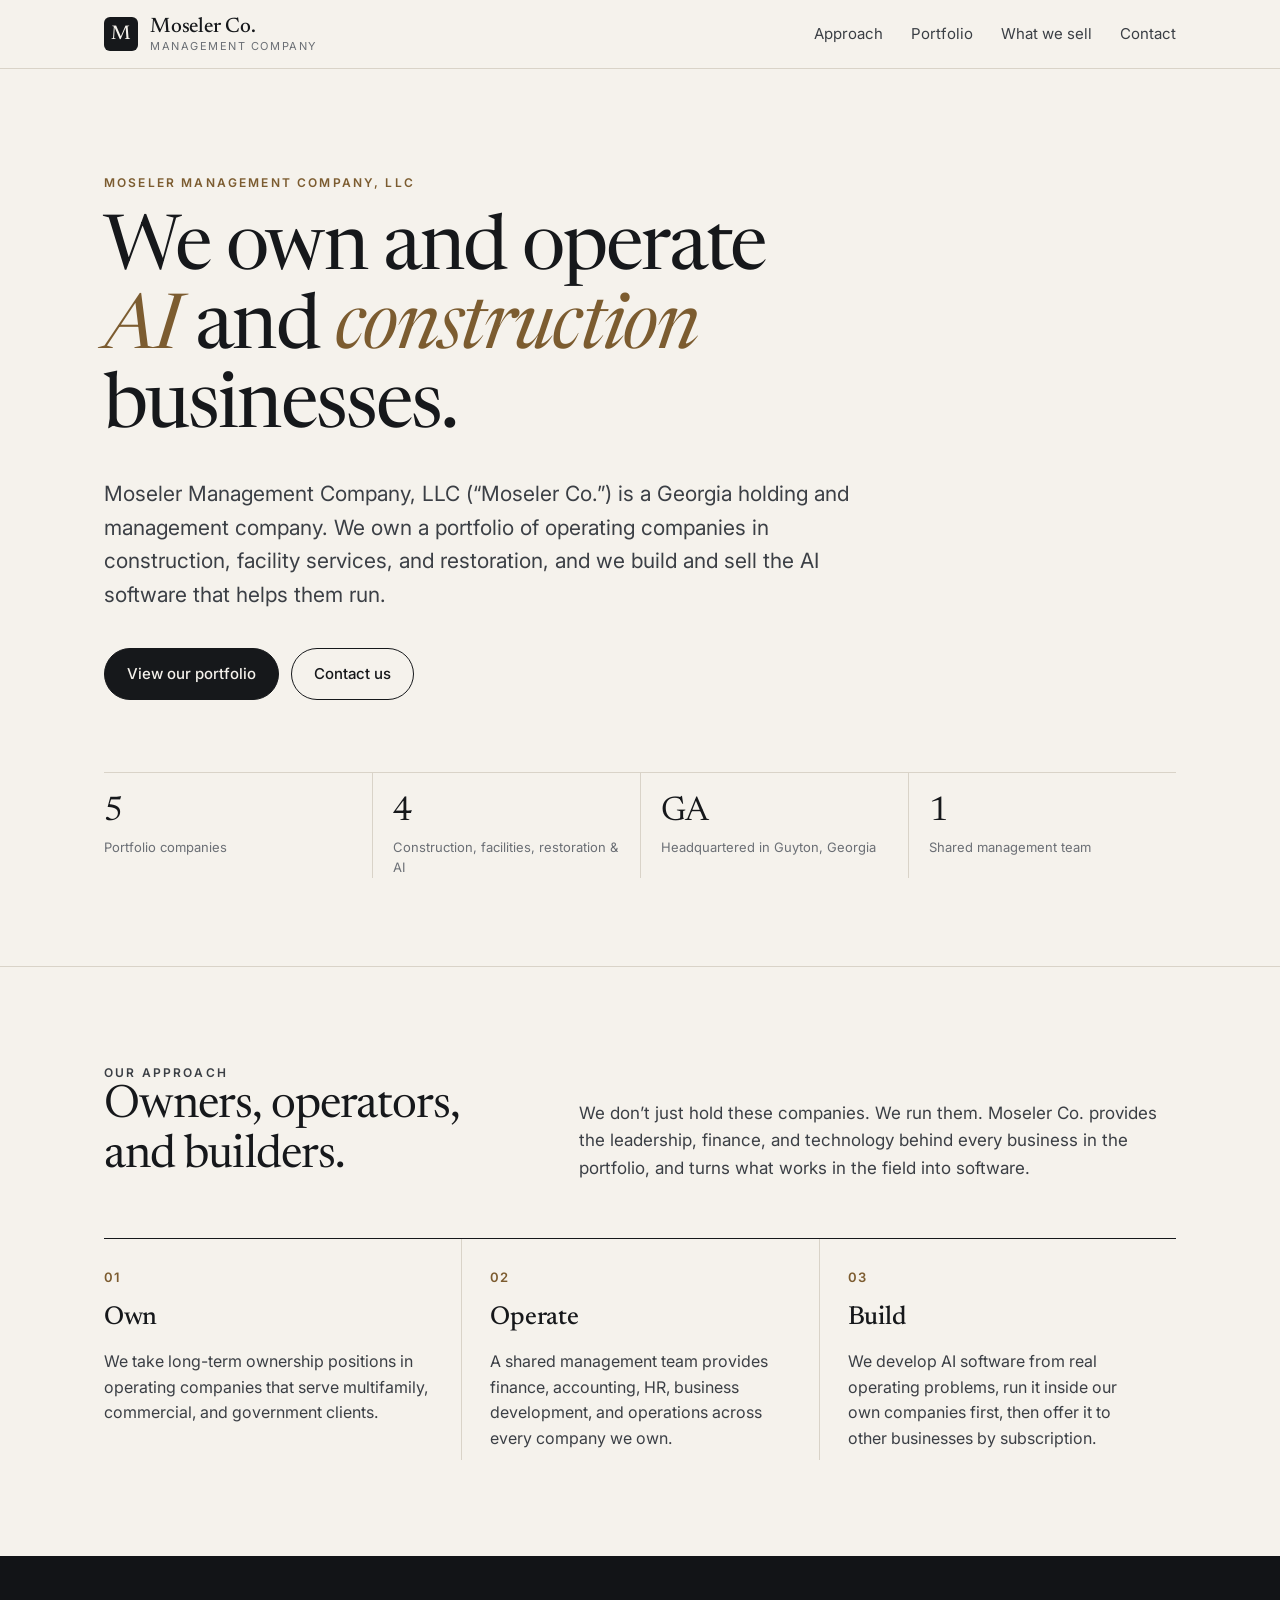
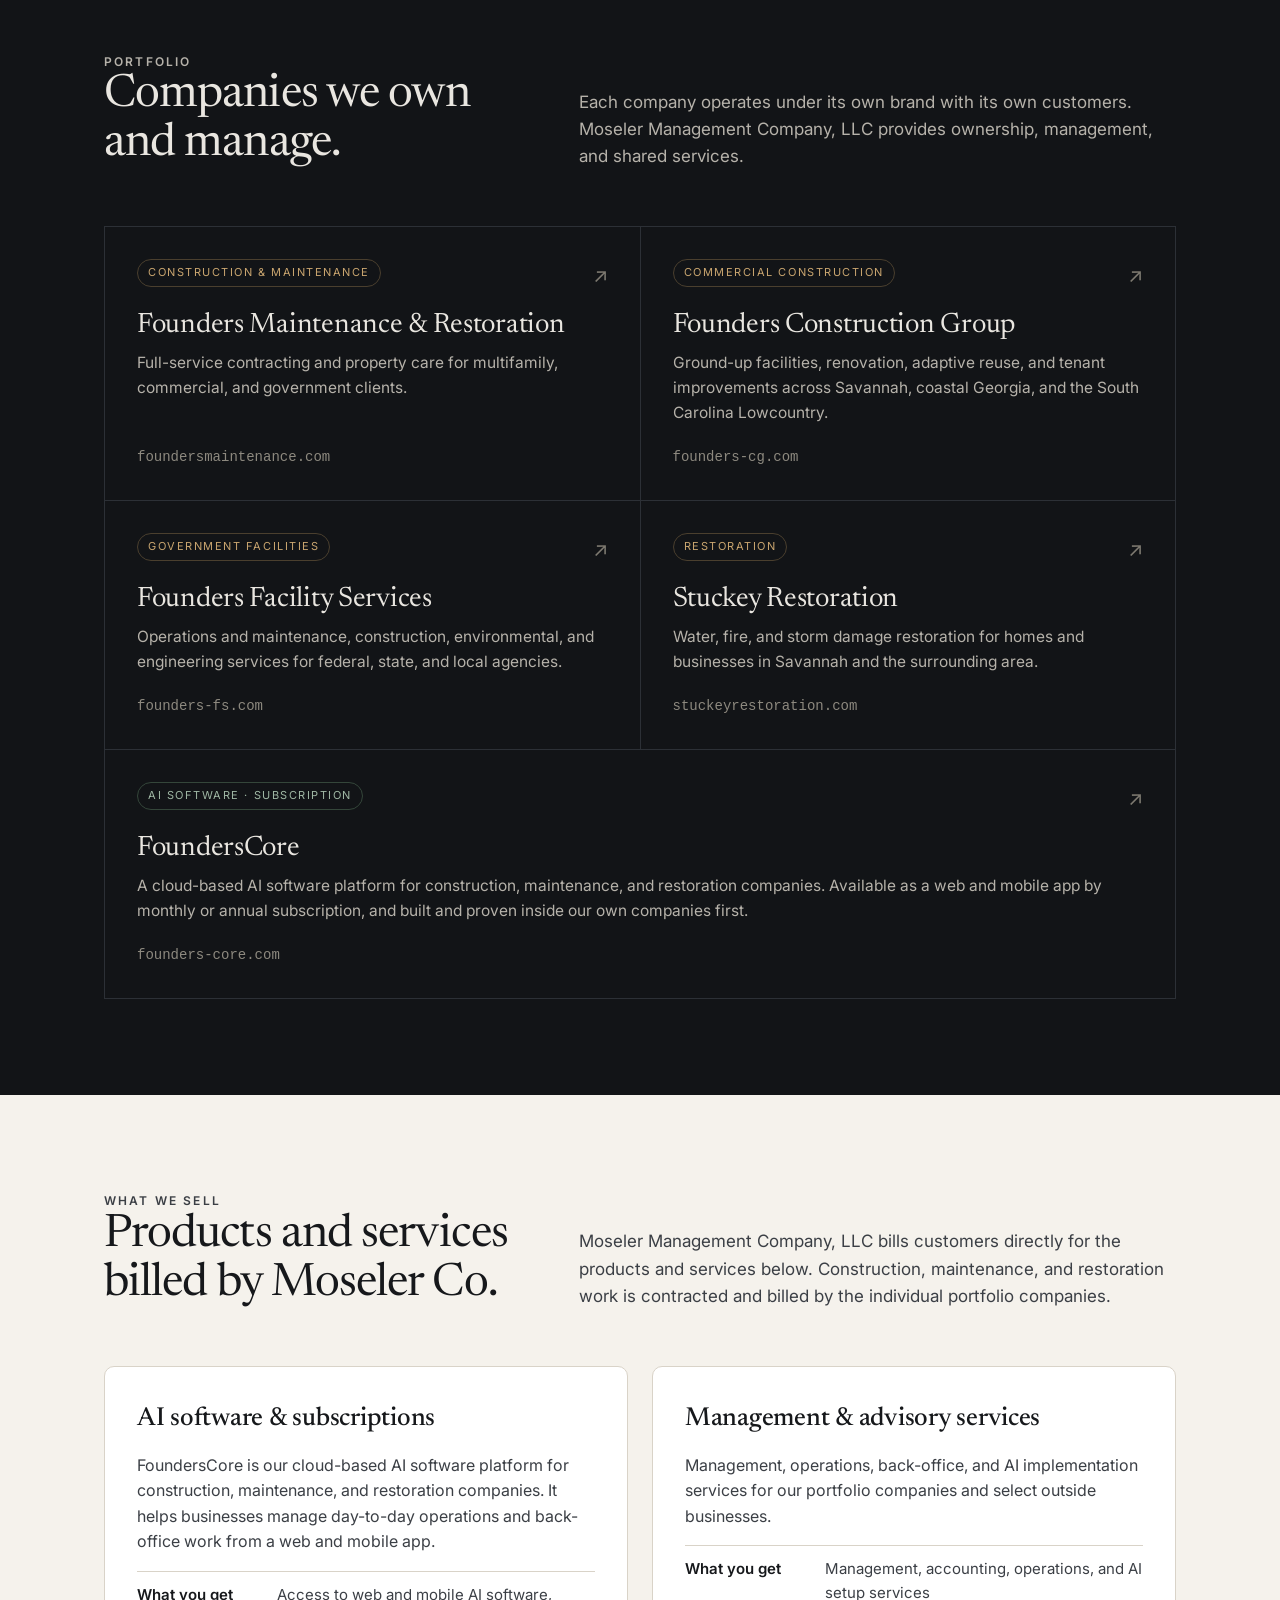
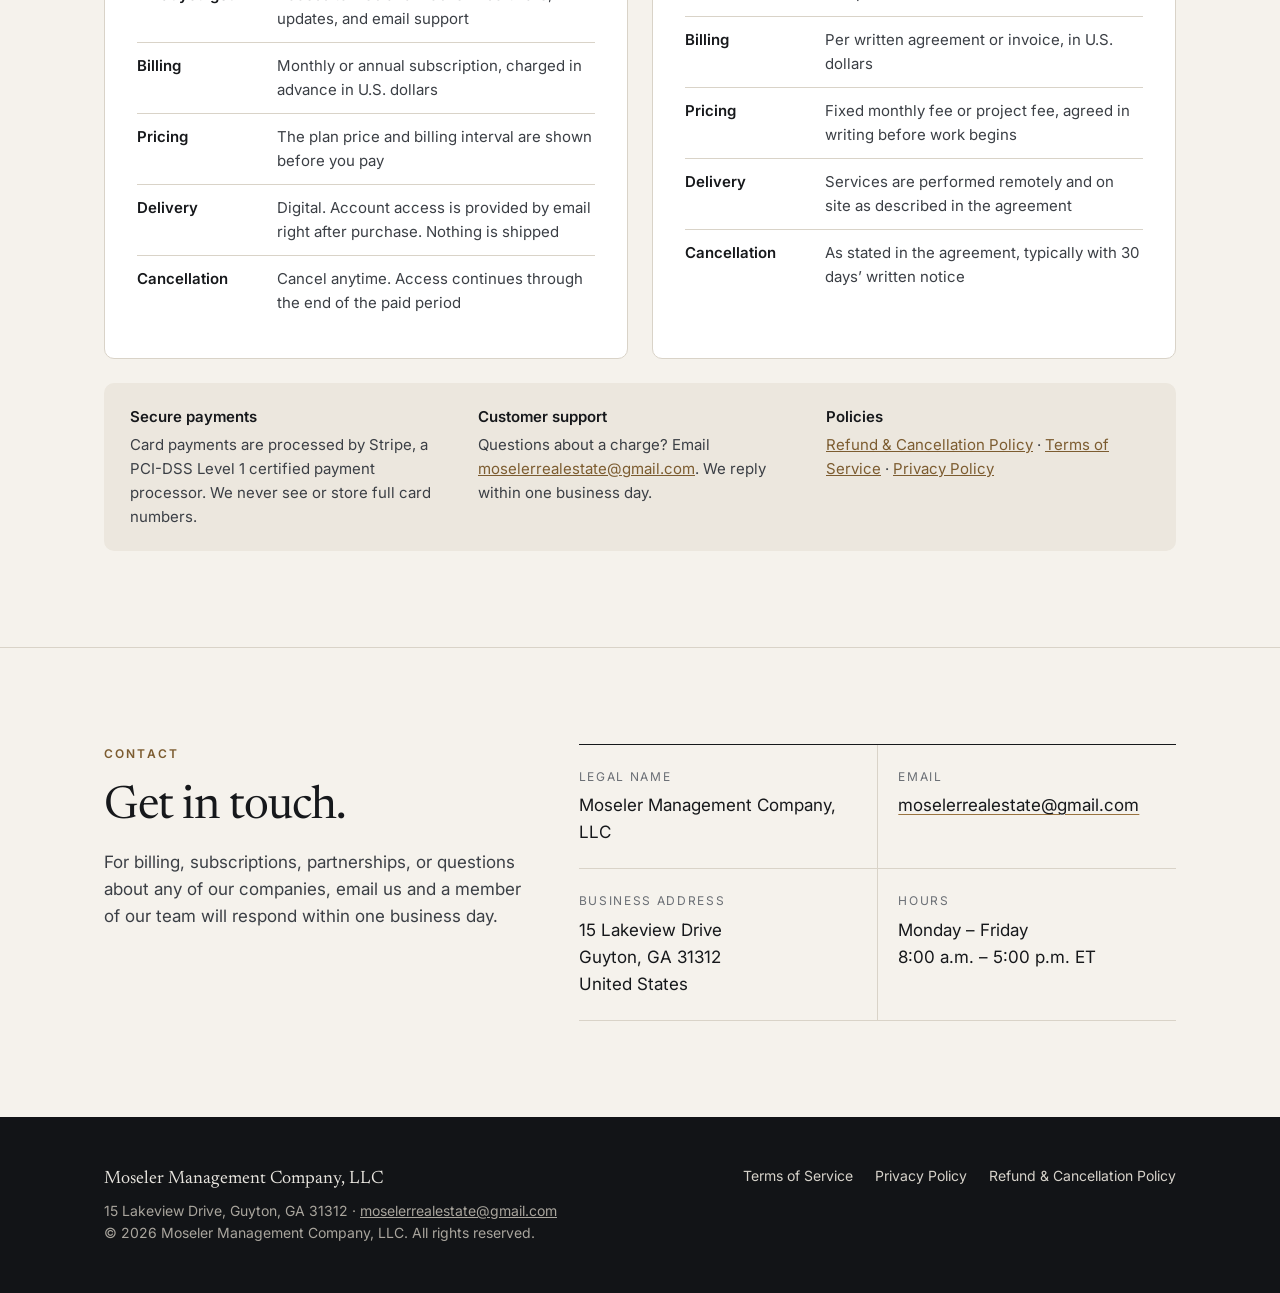
<file: index.html>
<!doctype html>
<html lang="en">
<head>
  <meta charset="utf-8">
  <meta name="viewport" content="width=device-width, initial-scale=1">
  <title>Moseler Management Company, LLC</title>
  <meta name="description" content="Moseler Management Company, LLC (Moseler Co.) owns and manages a portfolio of AI and construction businesses based in Georgia.">
  <link rel="icon" href="favicon.svg" type="image/svg+xml">
  <link rel="preconnect" href="https://fonts.googleapis.com">
  <link rel="preconnect" href="https://fonts.gstatic.com" crossorigin>
  <link href="https://fonts.googleapis.com/css2?family=Inter:wght@400;500;600&family=Newsreader:ital,opsz,wght@0,6..72,400;0,6..72,500;1,6..72,400&display=swap" rel="stylesheet">
  <link rel="stylesheet" href="styles.css">
</head>
<body>

<header class="site-header">
  <div class="wrap">
    <a class="brand" href="./" aria-label="Moseler Management Company home">
      <span class="brand-mark">M</span>
      <span class="brand-text">
        <span class="brand-name">Moseler Co.</span>
        <span class="brand-sub">Management Company</span>
      </span>
    </a>
    <nav class="nav" aria-label="Main">
      <a href="#approach">Approach</a>
      <a href="#portfolio">Portfolio</a>
      <a href="#offerings">What we sell</a>
      <a href="#contact">Contact</a>
    </nav>
  </div>
</header>

<main>
  <section class="hero">
    <div class="wrap">
      <p class="eyebrow">Moseler Management Company, LLC</p>
      <h1>We own and operate <em>AI</em> and <em>construction</em> businesses.</h1>
      <p class="lede">Moseler Management Company, LLC (&ldquo;Moseler Co.&rdquo;) is a Georgia holding and management company. We own a portfolio of operating companies in construction, facility services, and restoration, and we build and sell the AI software that helps them run.</p>
      <div class="actions">
        <a class="btn btn-primary" href="#portfolio">View our portfolio</a>
        <a class="btn btn-ghost" href="#contact">Contact us</a>
      </div>
      <div class="facts">
        <div class="fact"><div class="fact-num">5</div><div class="fact-label">Portfolio companies</div></div>
        <div class="fact"><div class="fact-num">4</div><div class="fact-label">Construction, facilities, restoration &amp; AI</div></div>
        <div class="fact"><div class="fact-num">GA</div><div class="fact-label">Headquartered in Guyton, Georgia</div></div>
        <div class="fact"><div class="fact-num">1</div><div class="fact-label">Shared management team</div></div>
      </div>
    </div>
  </section>

  <section id="approach">
    <div class="wrap">
      <div class="section-head">
        <div>
          <p class="eyebrow">Our approach</p>
          <h2>Owners, operators, and builders.</h2>
        </div>
        <p>We don&rsquo;t just hold these companies. We run them. Moseler Co. provides the leadership, finance, and technology behind every business in the portfolio, and turns what works in the field into software.</p>
      </div>
      <div class="pillars">
        <div class="pillar">
          <div class="pillar-num">01</div>
          <h3>Own</h3>
          <p>We take long-term ownership positions in operating companies that serve multifamily, commercial, and government clients.</p>
        </div>
        <div class="pillar">
          <div class="pillar-num">02</div>
          <h3>Operate</h3>
          <p>A shared management team provides finance, accounting, HR, business development, and operations across every company we own.</p>
        </div>
        <div class="pillar">
          <div class="pillar-num">03</div>
          <h3>Build</h3>
          <p>We develop AI software from real operating problems, run it inside our own companies first, then offer it to other businesses by subscription.</p>
        </div>
      </div>
    </div>
  </section>

  <section id="portfolio" class="portfolio">
    <div class="wrap">
      <div class="section-head">
        <div>
          <p class="eyebrow">Portfolio</p>
          <h2>Companies we own and manage.</h2>
        </div>
        <p>Each company operates under its own brand with its own customers. Moseler Management Company, LLC provides ownership, management, and shared services.</p>
      </div>
      <div class="companies">
        <a class="company" href="https://foundersmaintenance.com" target="_blank" rel="noopener">
          <div class="company-top"><span class="tag">Construction &amp; Maintenance</span><span class="arrow" aria-hidden="true">&nearr;</span></div>
          <h3>Founders Maintenance &amp; Restoration</h3>
          <p>Full-service contracting and property care for multifamily, commercial, and government clients.</p>
          <span class="domain">foundersmaintenance.com</span>
        </a>
        <a class="company" href="https://founders-cg.com" target="_blank" rel="noopener">
          <div class="company-top"><span class="tag">Commercial Construction</span><span class="arrow" aria-hidden="true">&nearr;</span></div>
          <h3>Founders Construction Group</h3>
          <p>Ground-up facilities, renovation, adaptive reuse, and tenant improvements across Savannah, coastal Georgia, and the South Carolina Lowcountry.</p>
          <span class="domain">founders-cg.com</span>
        </a>
        <a class="company" href="https://founders-fs.com" target="_blank" rel="noopener">
          <div class="company-top"><span class="tag">Government Facilities</span><span class="arrow" aria-hidden="true">&nearr;</span></div>
          <h3>Founders Facility Services</h3>
          <p>Operations and maintenance, construction, environmental, and engineering services for federal, state, and local agencies.</p>
          <span class="domain">founders-fs.com</span>
        </a>
        <a class="company" href="https://stuckeyrestoration.com" target="_blank" rel="noopener">
          <div class="company-top"><span class="tag">Restoration</span><span class="arrow" aria-hidden="true">&nearr;</span></div>
          <h3>Stuckey Restoration</h3>
          <p>Water, fire, and storm damage restoration for homes and businesses in Savannah and the surrounding area.</p>
          <span class="domain">stuckeyrestoration.com</span>
        </a>
        <a class="company wide" href="https://founders-core.com" target="_blank" rel="noopener">
          <div class="company-top"><span class="tag soon">AI Software &middot; Subscription</span><span class="arrow" aria-hidden="true">&nearr;</span></div>
          <h3>FoundersCore</h3>
          <p>A cloud-based AI software platform for construction, maintenance, and restoration companies. Available as a web and mobile app by monthly or annual subscription, and built and proven inside our own companies first.</p>
          <span class="domain">founders-core.com</span>
        </a>
      </div>
    </div>
  </section>

  <section id="offerings">
    <div class="wrap">
      <div class="section-head">
        <div>
          <p class="eyebrow">What we sell</p>
          <h2>Products and services billed by Moseler Co.</h2>
        </div>
        <p>Moseler Management Company, LLC bills customers directly for the products and services below. Construction, maintenance, and restoration work is contracted and billed by the individual portfolio companies.</p>
      </div>
      <div class="offerings">
        <div class="offer">
          <h3>AI software &amp; subscriptions</h3>
          <p>FoundersCore is our cloud-based AI software platform for construction, maintenance, and restoration companies. It helps businesses manage day-to-day operations and back-office work from a web and mobile app.</p>
          <ul>
            <li><b>What you get</b><span>Access to web and mobile AI software, updates, and email support</span></li>
            <li><b>Billing</b><span>Monthly or annual subscription, charged in advance in U.S. dollars</span></li>
            <li><b>Pricing</b><span>The plan price and billing interval are shown before you pay</span></li>
            <li><b>Delivery</b><span>Digital. Account access is provided by email right after purchase. Nothing is shipped</span></li>
            <li><b>Cancellation</b><span>Cancel anytime. Access continues through the end of the paid period</span></li>
          </ul>
        </div>
        <div class="offer">
          <h3>Management &amp; advisory services</h3>
          <p>Management, operations, back-office, and AI implementation services for our portfolio companies and select outside businesses.</p>
          <ul>
            <li><b>What you get</b><span>Management, accounting, operations, and AI setup services</span></li>
            <li><b>Billing</b><span>Per written agreement or invoice, in U.S. dollars</span></li>
            <li><b>Pricing</b><span>Fixed monthly fee or project fee, agreed in writing before work begins</span></li>
            <li><b>Delivery</b><span>Services are performed remotely and on site as described in the agreement</span></li>
            <li><b>Cancellation</b><span>As stated in the agreement, typically with 30 days&rsquo; written notice</span></li>
          </ul>
        </div>
      </div>
      <div class="billing-note">
        <div><b>Secure payments</b>Card payments are processed by Stripe, a PCI-DSS Level 1 certified payment processor. We never see or store full card numbers.</div>
        <div><b>Customer support</b>Questions about a charge? Email <a href="mailto:moselerrealestate@gmail.com">moselerrealestate@gmail.com</a>. We reply within one business day.</div>
        <div><b>Policies</b><a href="refunds.html">Refund &amp; Cancellation Policy</a> &middot; <a href="terms.html">Terms of Service</a> &middot; <a href="privacy.html">Privacy Policy</a></div>
      </div>
    </div>
  </section>

  <section id="contact" class="contact">
    <div class="wrap contact-grid">
      <div>
        <p class="eyebrow">Contact</p>
        <h2>Get in touch.</h2>
        <p class="contact-intro">For billing, subscriptions, partnerships, or questions about any of our companies, email us and a member of our team will respond within one business day.</p>
      </div>
      <div class="contact-list">
        <div class="contact-item">
          <div class="contact-label">Legal name</div>
          <div class="contact-value">Moseler Management Company, LLC</div>
        </div>
        <div class="contact-item">
          <div class="contact-label">Email</div>
          <div class="contact-value"><a href="mailto:moselerrealestate@gmail.com">moselerrealestate@gmail.com</a></div>
        </div>
        <div class="contact-item">
          <div class="contact-label">Business address</div>
          <div class="contact-value">15 Lakeview Drive<br>Guyton, GA 31312<br>United States</div>
        </div>
        <div class="contact-item">
          <div class="contact-label">Hours</div>
          <div class="contact-value">Monday &ndash; Friday<br>8:00 a.m. &ndash; 5:00 p.m. ET</div>
        </div>
      </div>
    </div>
  </section>
</main>

<footer class="site-footer">
  <div class="wrap">
    <div>
      <div class="legal-name">Moseler Management Company, LLC</div>
      <div>15 Lakeview Drive, Guyton, GA 31312 &middot; <a href="mailto:moselerrealestate@gmail.com" style="color:inherit">moselerrealestate@gmail.com</a></div>
      <div>&copy; <span id="yr">2026</span> Moseler Management Company, LLC. All rights reserved.</div>
    </div>
    <nav class="footer-links" aria-label="Legal">
      <a href="terms.html">Terms of Service</a>
      <a href="privacy.html">Privacy Policy</a>
      <a href="refunds.html">Refund &amp; Cancellation Policy</a>
    </nav>
  </div>
</footer>

<script>document.getElementById('yr').textContent = new Date().getFullYear();</script>
</body>
</html>
</file>
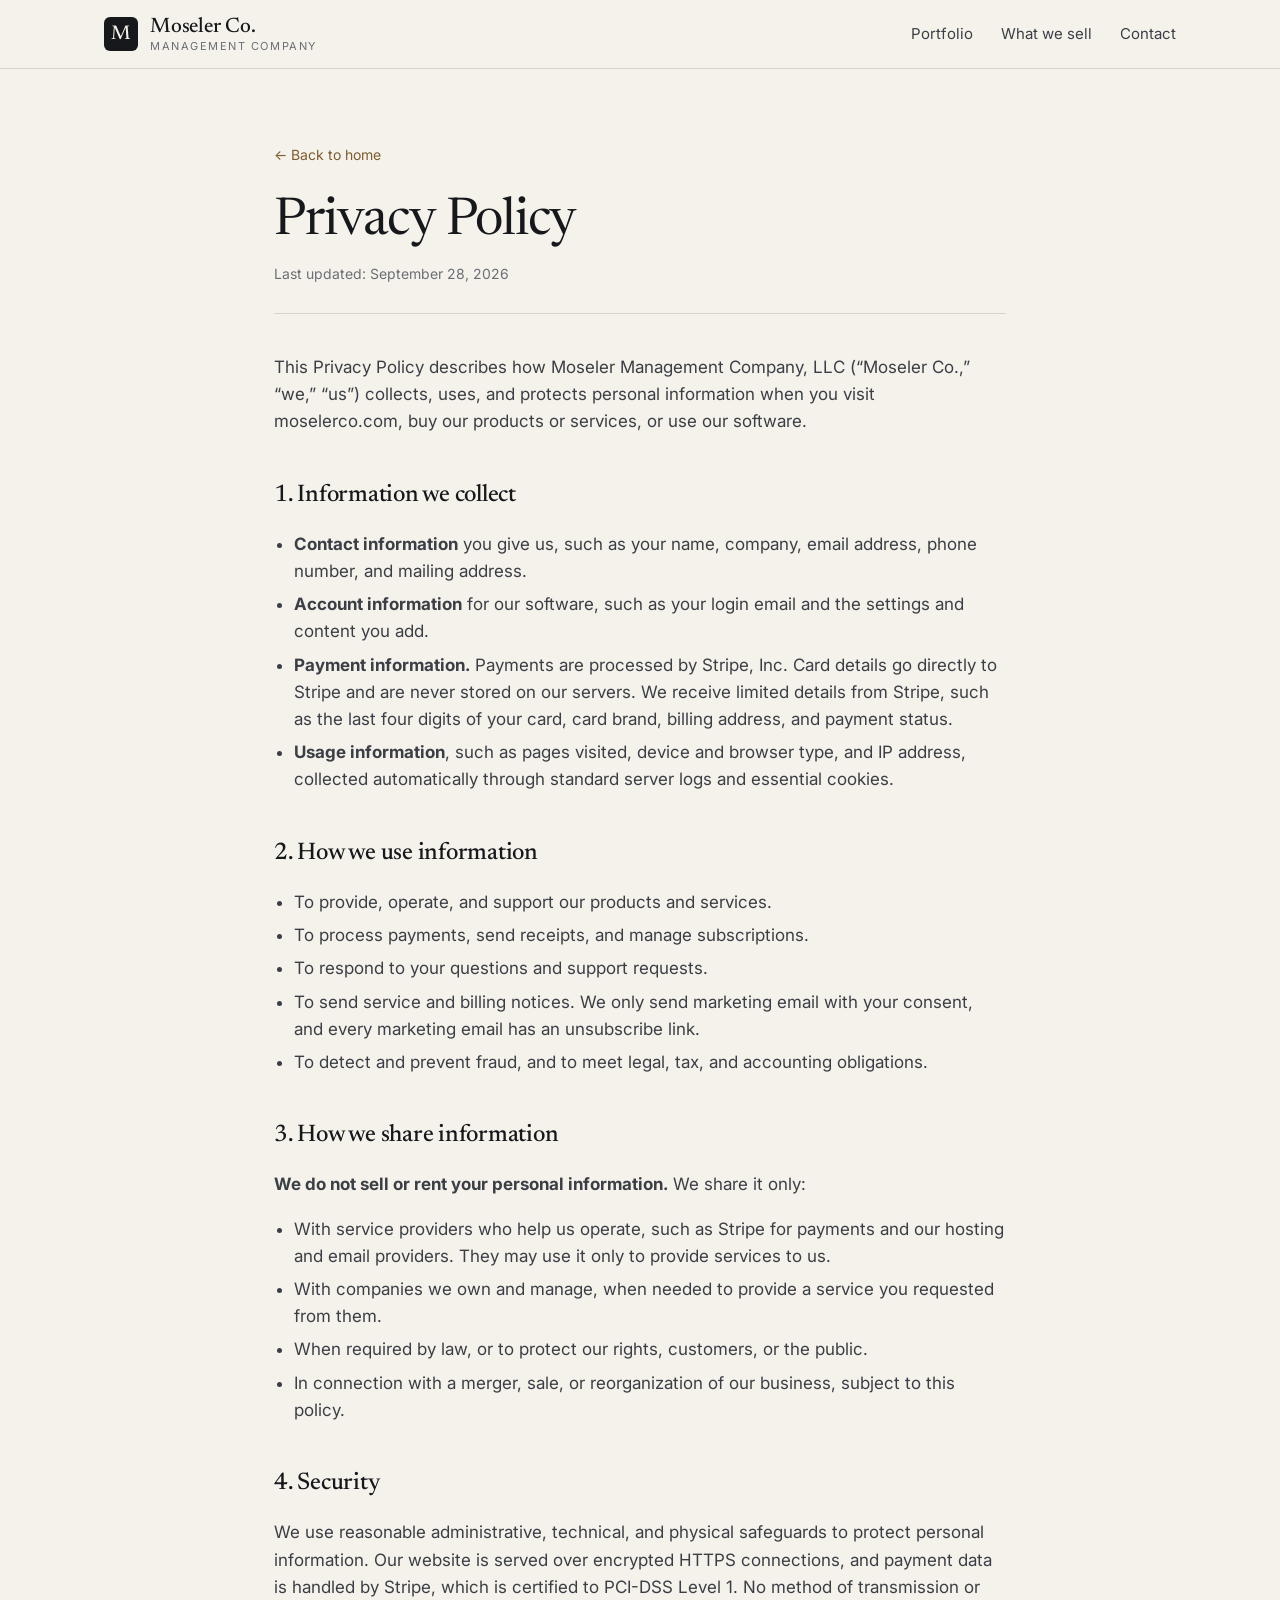
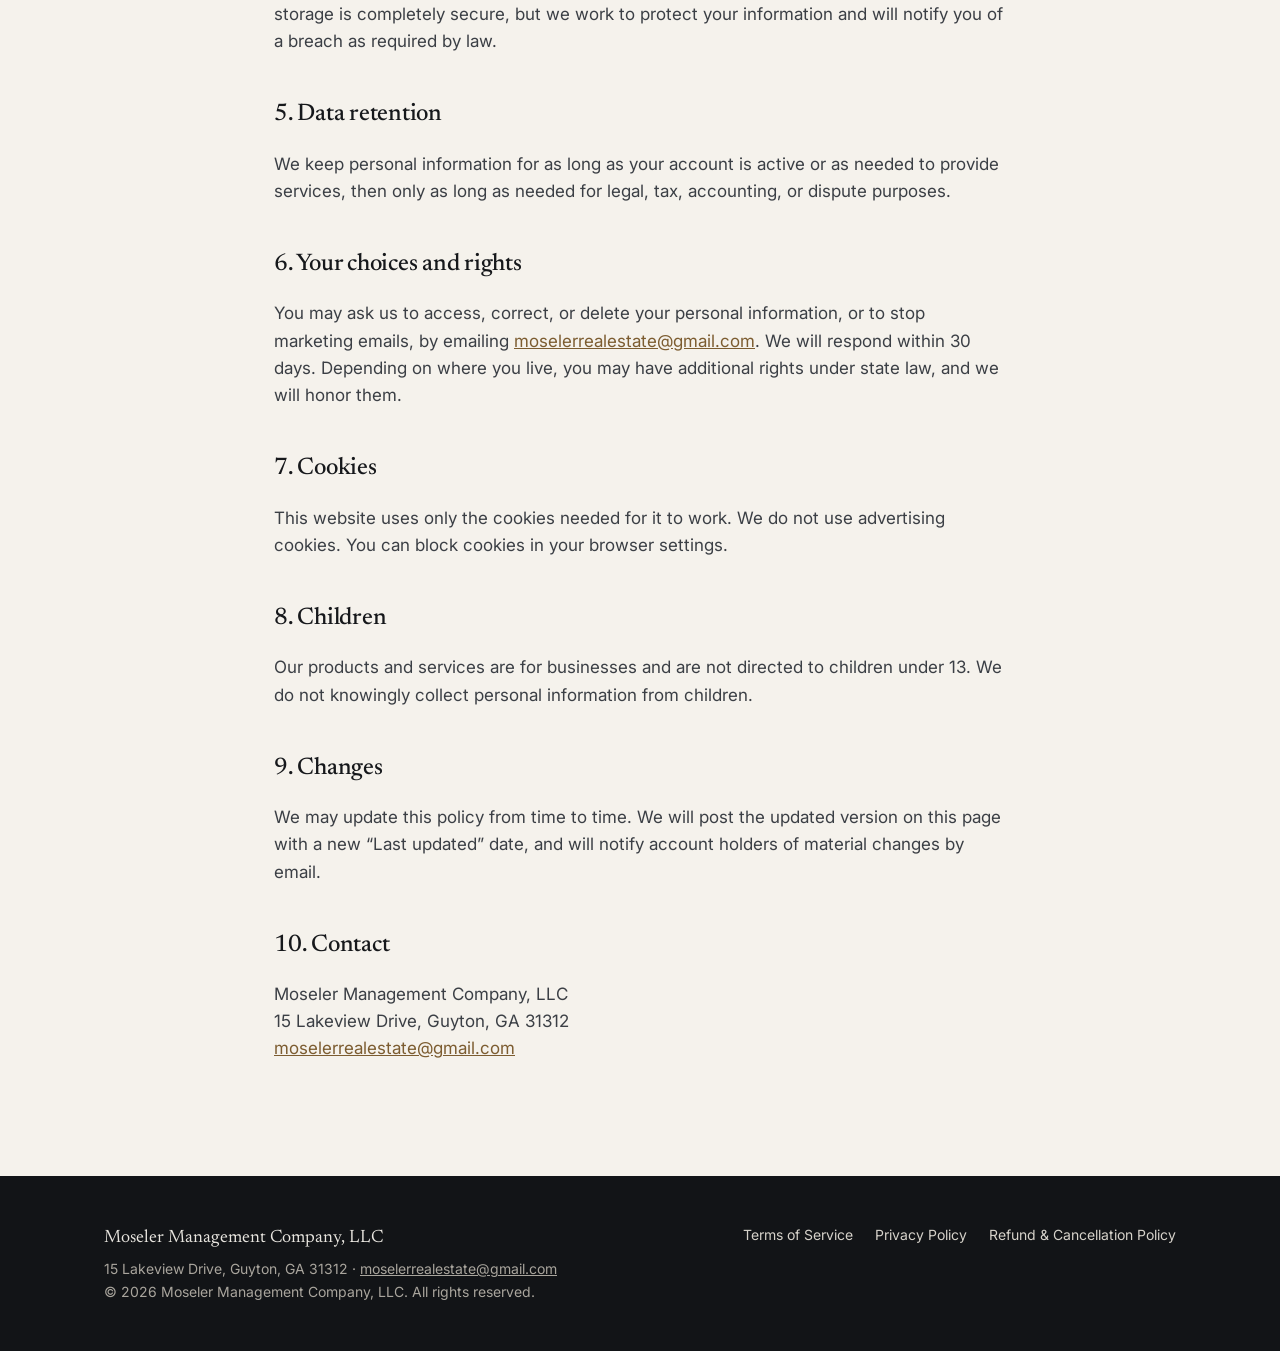
<file: privacy.html>
<!doctype html>
<html lang="en">
<head>
  <meta charset="utf-8">
  <meta name="viewport" content="width=device-width, initial-scale=1">
  <title>Privacy Policy | Moseler Management Company, LLC</title>
  <meta name="description" content="Privacy Policy for Moseler Management Company, LLC.">
  <link rel="icon" href="favicon.svg" type="image/svg+xml">
  <link rel="preconnect" href="https://fonts.googleapis.com">
  <link rel="preconnect" href="https://fonts.gstatic.com" crossorigin>
  <link href="https://fonts.googleapis.com/css2?family=Inter:wght@400;500;600&family=Newsreader:ital,opsz,wght@0,6..72,400;0,6..72,500;1,6..72,400&display=swap" rel="stylesheet">
  <link rel="stylesheet" href="styles.css">
</head>
<body>

<header class="site-header">
  <div class="wrap">
    <a class="brand" href="./" aria-label="Moseler Management Company home">
      <span class="brand-mark">M</span>
      <span class="brand-text">
        <span class="brand-name">Moseler Co.</span>
        <span class="brand-sub">Management Company</span>
      </span>
    </a>
    <nav class="nav" aria-label="Main">
      <a href="./#portfolio">Portfolio</a>
      <a href="./#offerings">What we sell</a>
      <a href="./#contact">Contact</a>
    </nav>
  </div>
</header>

<main class="legal">
  <div class="wrap">
    <a class="back" href="./">&larr; Back to home</a>
    <h1>Privacy Policy</h1>
    <p class="updated">Last updated: September 28, 2026</p>
    <p>This Privacy Policy describes how Moseler Management Company, LLC (&ldquo;Moseler Co.,&rdquo; &ldquo;we,&rdquo; &ldquo;us&rdquo;) collects, uses, and protects personal information when you visit moselerco.com, buy our products or services, or use our software.</p>

    <h2>1. Information we collect</h2>
    <ul>
      <li><strong>Contact information</strong> you give us, such as your name, company, email address, phone number, and mailing address.</li>
      <li><strong>Account information</strong> for our software, such as your login email and the settings and content you add.</li>
      <li><strong>Payment information.</strong> Payments are processed by Stripe, Inc. Card details go directly to Stripe and are never stored on our servers. We receive limited details from Stripe, such as the last four digits of your card, card brand, billing address, and payment status.</li>
      <li><strong>Usage information</strong>, such as pages visited, device and browser type, and IP address, collected automatically through standard server logs and essential cookies.</li>
    </ul>

    <h2>2. How we use information</h2>
    <ul>
      <li>To provide, operate, and support our products and services.</li>
      <li>To process payments, send receipts, and manage subscriptions.</li>
      <li>To respond to your questions and support requests.</li>
      <li>To send service and billing notices. We only send marketing email with your consent, and every marketing email has an unsubscribe link.</li>
      <li>To detect and prevent fraud, and to meet legal, tax, and accounting obligations.</li>
    </ul>

    <h2>3. How we share information</h2>
    <p><strong>We do not sell or rent your personal information.</strong> We share it only:</p>
    <ul>
      <li>With service providers who help us operate, such as Stripe for payments and our hosting and email providers. They may use it only to provide services to us.</li>
      <li>With companies we own and manage, when needed to provide a service you requested from them.</li>
      <li>When required by law, or to protect our rights, customers, or the public.</li>
      <li>In connection with a merger, sale, or reorganization of our business, subject to this policy.</li>
    </ul>

    <h2>4. Security</h2>
    <p>We use reasonable administrative, technical, and physical safeguards to protect personal information. Our website is served over encrypted HTTPS connections, and payment data is handled by Stripe, which is certified to PCI-DSS Level 1. No method of transmission or storage is completely secure, but we work to protect your information and will notify you of a breach as required by law.</p>

    <h2>5. Data retention</h2>
    <p>We keep personal information for as long as your account is active or as needed to provide services, then only as long as needed for legal, tax, accounting, or dispute purposes.</p>

    <h2>6. Your choices and rights</h2>
    <p>You may ask us to access, correct, or delete your personal information, or to stop marketing emails, by emailing <a href="mailto:moselerrealestate@gmail.com">moselerrealestate@gmail.com</a>. We will respond within 30 days. Depending on where you live, you may have additional rights under state law, and we will honor them.</p>

    <h2>7. Cookies</h2>
    <p>This website uses only the cookies needed for it to work. We do not use advertising cookies. You can block cookies in your browser settings.</p>

    <h2>8. Children</h2>
    <p>Our products and services are for businesses and are not directed to children under 13. We do not knowingly collect personal information from children.</p>

    <h2>9. Changes</h2>
    <p>We may update this policy from time to time. We will post the updated version on this page with a new &ldquo;Last updated&rdquo; date, and will notify account holders of material changes by email.</p>

    <h2>10. Contact</h2>
    <p>Moseler Management Company, LLC<br>15 Lakeview Drive, Guyton, GA 31312<br><a href="mailto:moselerrealestate@gmail.com">moselerrealestate@gmail.com</a></p>
  </div>
</main>

<footer class="site-footer">
  <div class="wrap">
    <div>
      <div class="legal-name">Moseler Management Company, LLC</div>
      <div>15 Lakeview Drive, Guyton, GA 31312 &middot; <a href="mailto:moselerrealestate@gmail.com" style="color:inherit">moselerrealestate@gmail.com</a></div>
      <div>&copy; 2026 Moseler Management Company, LLC. All rights reserved.</div>
    </div>
    <nav class="footer-links" aria-label="Legal">
      <a href="terms.html">Terms of Service</a>
      <a href="privacy.html">Privacy Policy</a>
      <a href="refunds.html">Refund &amp; Cancellation Policy</a>
    </nav>
  </div>
</footer>

</body>
</html>
</file>
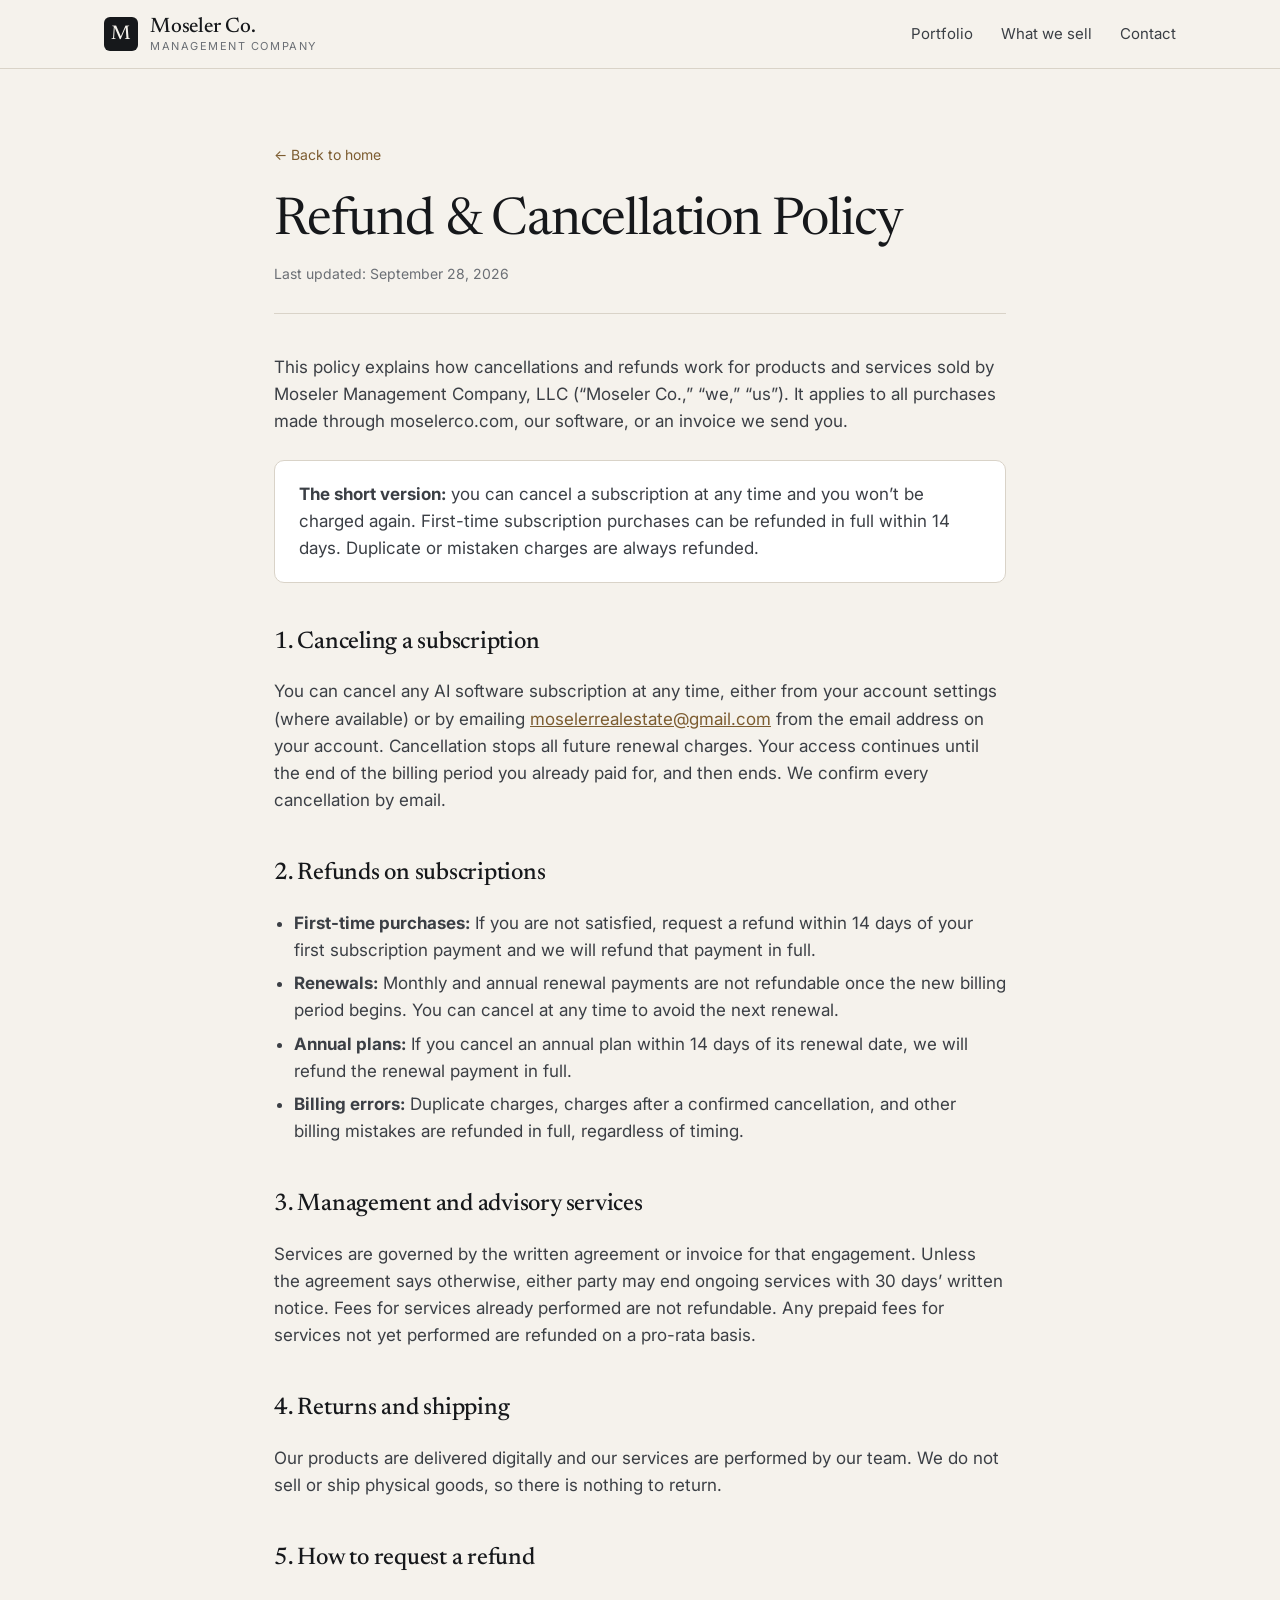
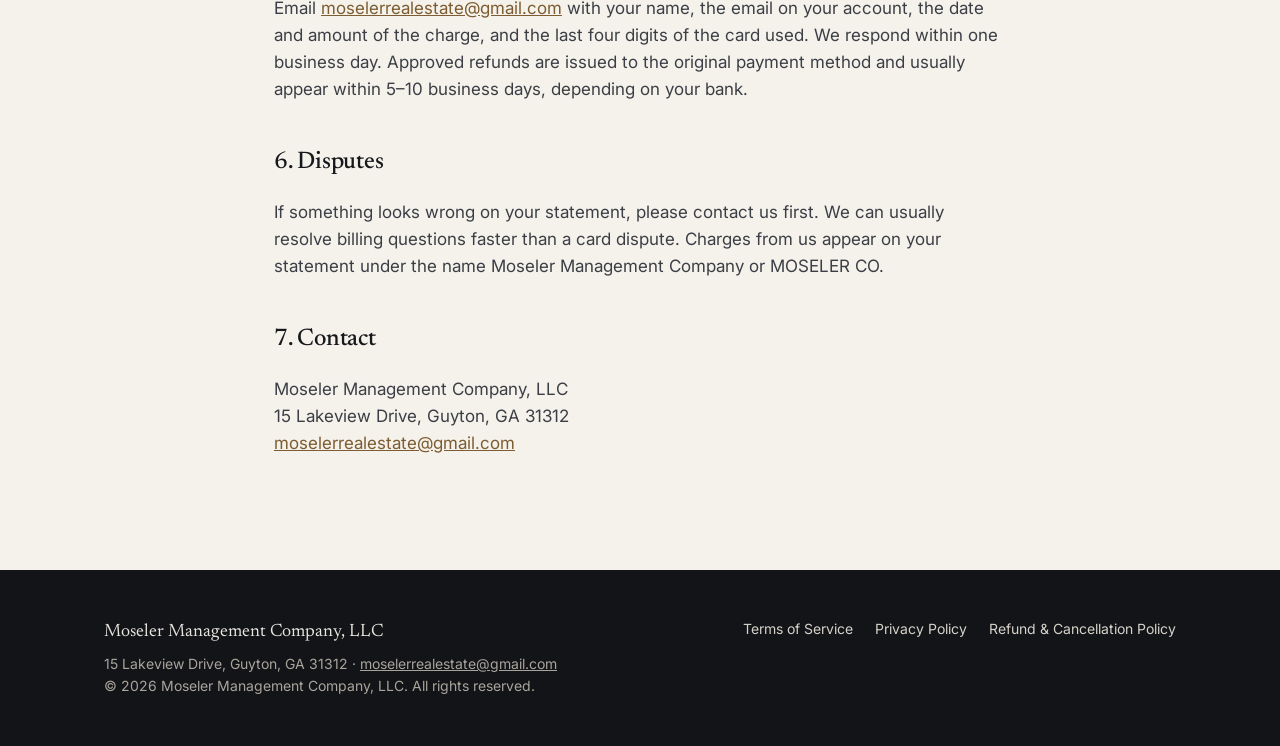
<file: refunds.html>
<!doctype html>
<html lang="en">
<head>
  <meta charset="utf-8">
  <meta name="viewport" content="width=device-width, initial-scale=1">
  <title>Refund &amp; Cancellation Policy | Moseler Management Company, LLC</title>
  <meta name="description" content="Refund &amp; Cancellation Policy for Moseler Management Company, LLC.">
  <link rel="icon" href="favicon.svg" type="image/svg+xml">
  <link rel="preconnect" href="https://fonts.googleapis.com">
  <link rel="preconnect" href="https://fonts.gstatic.com" crossorigin>
  <link href="https://fonts.googleapis.com/css2?family=Inter:wght@400;500;600&family=Newsreader:ital,opsz,wght@0,6..72,400;0,6..72,500;1,6..72,400&display=swap" rel="stylesheet">
  <link rel="stylesheet" href="styles.css">
</head>
<body>

<header class="site-header">
  <div class="wrap">
    <a class="brand" href="./" aria-label="Moseler Management Company home">
      <span class="brand-mark">M</span>
      <span class="brand-text">
        <span class="brand-name">Moseler Co.</span>
        <span class="brand-sub">Management Company</span>
      </span>
    </a>
    <nav class="nav" aria-label="Main">
      <a href="./#portfolio">Portfolio</a>
      <a href="./#offerings">What we sell</a>
      <a href="./#contact">Contact</a>
    </nav>
  </div>
</header>

<main class="legal">
  <div class="wrap">
    <a class="back" href="./">&larr; Back to home</a>
    <h1>Refund &amp; Cancellation Policy</h1>
    <p class="updated">Last updated: September 28, 2026</p>
    <p>This policy explains how cancellations and refunds work for products and services sold by Moseler Management Company, LLC (&ldquo;Moseler Co.,&rdquo; &ldquo;we,&rdquo; &ldquo;us&rdquo;). It applies to all purchases made through moselerco.com, our software, or an invoice we send you.</p>

    <div class="callout">
      <p><strong>The short version:</strong> you can cancel a subscription at any time and you won&rsquo;t be charged again. First-time subscription purchases can be refunded in full within 14 days. Duplicate or mistaken charges are always refunded.</p>
    </div>

    <h2>1. Canceling a subscription</h2>
    <p>You can cancel any AI software subscription at any time, either from your account settings (where available) or by emailing <a href="mailto:moselerrealestate@gmail.com">moselerrealestate@gmail.com</a> from the email address on your account. Cancellation stops all future renewal charges. Your access continues until the end of the billing period you already paid for, and then ends. We confirm every cancellation by email.</p>

    <h2>2. Refunds on subscriptions</h2>
    <ul>
      <li><strong>First-time purchases:</strong> If you are not satisfied, request a refund within 14 days of your first subscription payment and we will refund that payment in full.</li>
      <li><strong>Renewals:</strong> Monthly and annual renewal payments are not refundable once the new billing period begins. You can cancel at any time to avoid the next renewal.</li>
      <li><strong>Annual plans:</strong> If you cancel an annual plan within 14 days of its renewal date, we will refund the renewal payment in full.</li>
      <li><strong>Billing errors:</strong> Duplicate charges, charges after a confirmed cancellation, and other billing mistakes are refunded in full, regardless of timing.</li>
    </ul>

    <h2>3. Management and advisory services</h2>
    <p>Services are governed by the written agreement or invoice for that engagement. Unless the agreement says otherwise, either party may end ongoing services with 30 days&rsquo; written notice. Fees for services already performed are not refundable. Any prepaid fees for services not yet performed are refunded on a pro-rata basis.</p>

    <h2>4. Returns and shipping</h2>
    <p>Our products are delivered digitally and our services are performed by our team. We do not sell or ship physical goods, so there is nothing to return.</p>

    <h2>5. How to request a refund</h2>
    <p>Email <a href="mailto:moselerrealestate@gmail.com">moselerrealestate@gmail.com</a> with your name, the email on your account, the date and amount of the charge, and the last four digits of the card used. We respond within one business day. Approved refunds are issued to the original payment method and usually appear within 5&ndash;10 business days, depending on your bank.</p>

    <h2>6. Disputes</h2>
    <p>If something looks wrong on your statement, please contact us first. We can usually resolve billing questions faster than a card dispute. Charges from us appear on your statement under the name Moseler Management Company or MOSELER CO.</p>

    <h2>7. Contact</h2>
    <p>Moseler Management Company, LLC<br>15 Lakeview Drive, Guyton, GA 31312<br><a href="mailto:moselerrealestate@gmail.com">moselerrealestate@gmail.com</a></p>
  </div>
</main>

<footer class="site-footer">
  <div class="wrap">
    <div>
      <div class="legal-name">Moseler Management Company, LLC</div>
      <div>15 Lakeview Drive, Guyton, GA 31312 &middot; <a href="mailto:moselerrealestate@gmail.com" style="color:inherit">moselerrealestate@gmail.com</a></div>
      <div>&copy; 2026 Moseler Management Company, LLC. All rights reserved.</div>
    </div>
    <nav class="footer-links" aria-label="Legal">
      <a href="terms.html">Terms of Service</a>
      <a href="privacy.html">Privacy Policy</a>
      <a href="refunds.html">Refund &amp; Cancellation Policy</a>
    </nav>
  </div>
</footer>

</body>
</html>
</file>
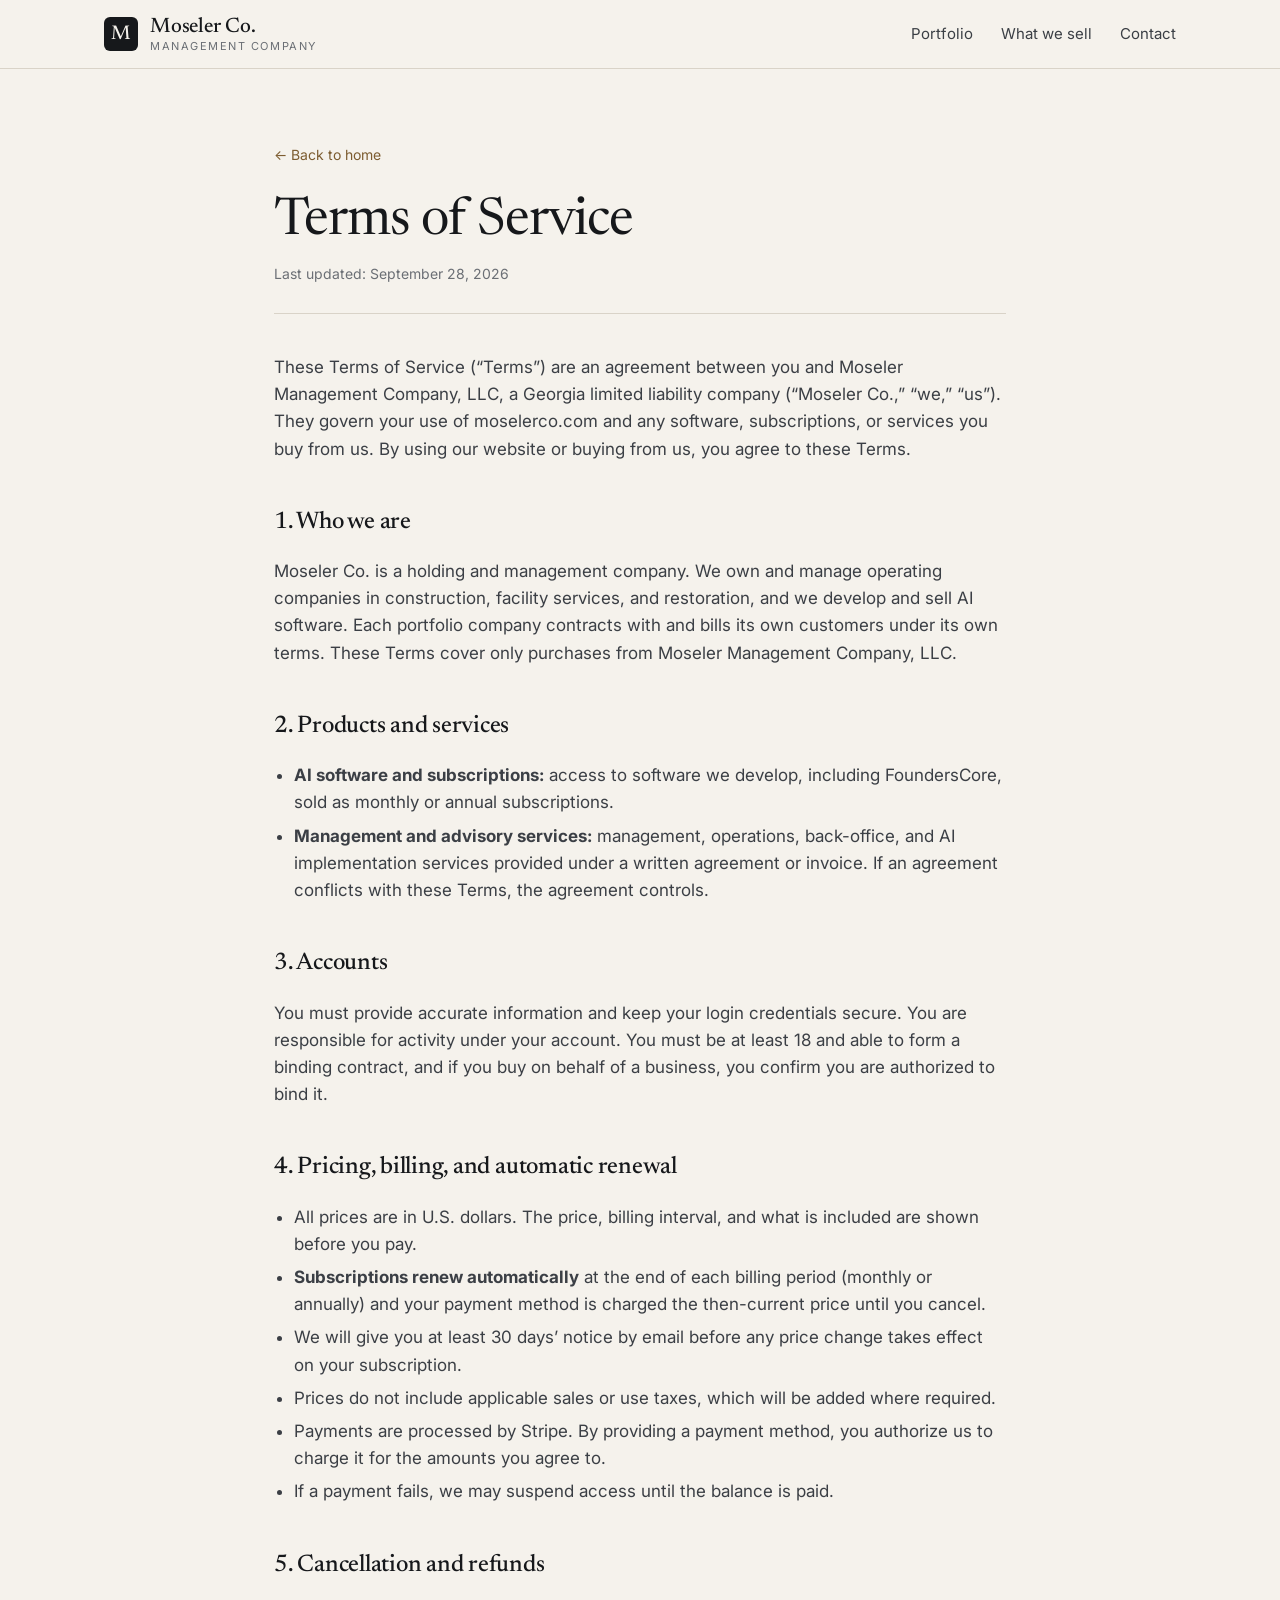
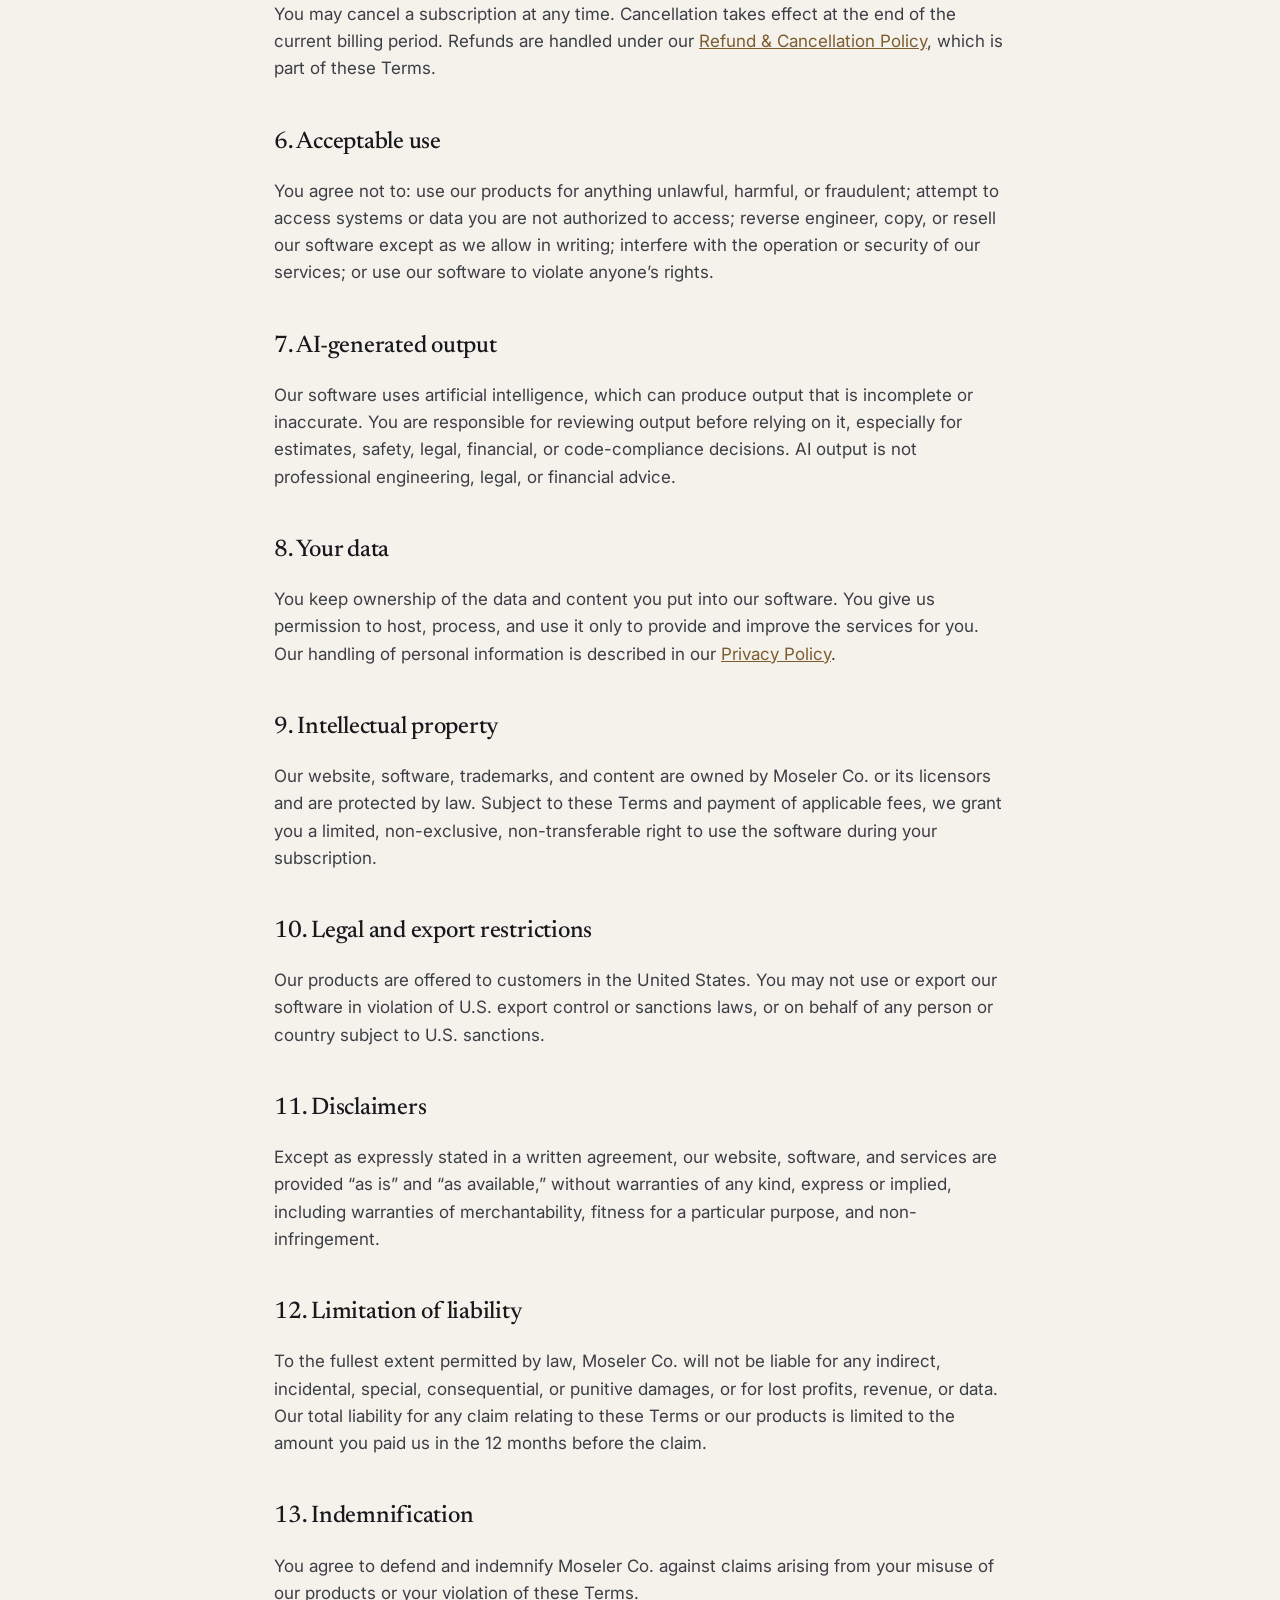
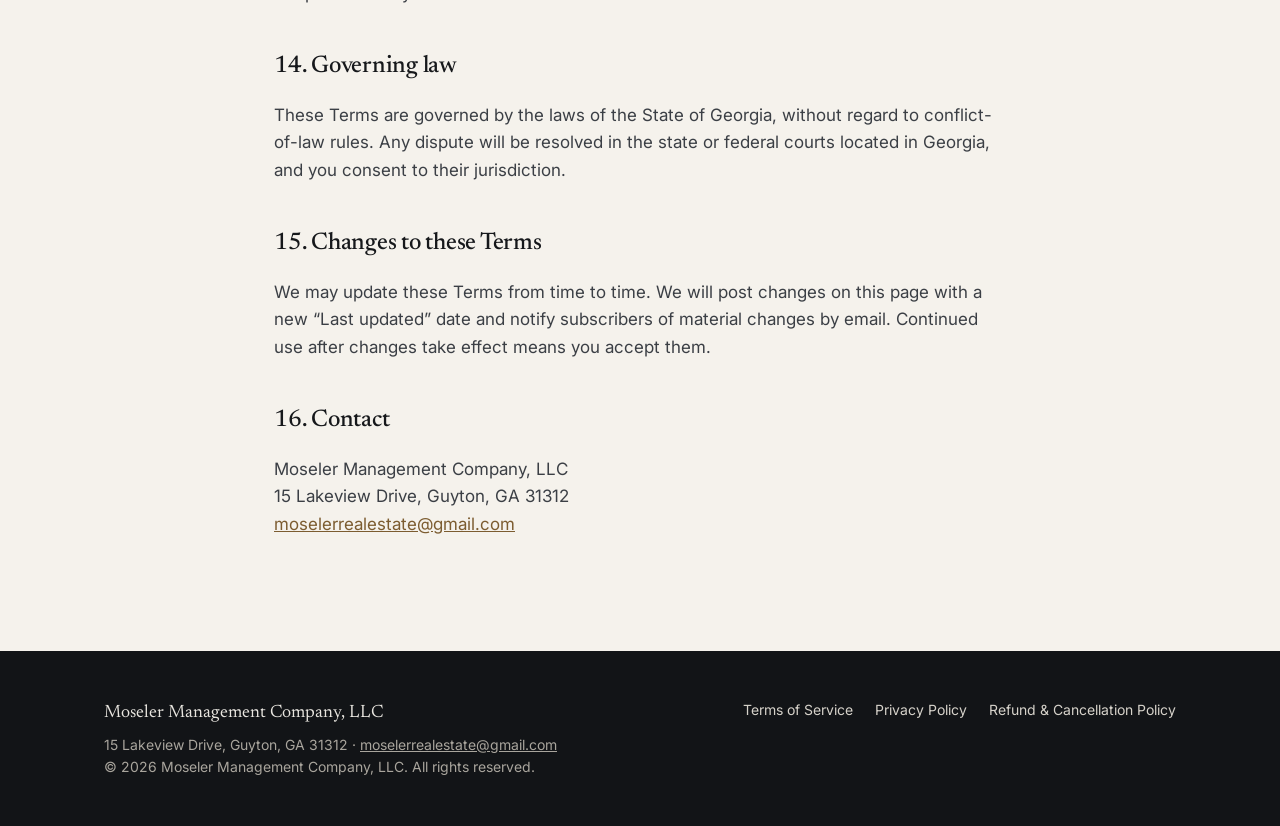
<file: terms.html>
<!doctype html>
<html lang="en">
<head>
  <meta charset="utf-8">
  <meta name="viewport" content="width=device-width, initial-scale=1">
  <title>Terms of Service | Moseler Management Company, LLC</title>
  <meta name="description" content="Terms of Service for Moseler Management Company, LLC.">
  <link rel="icon" href="favicon.svg" type="image/svg+xml">
  <link rel="preconnect" href="https://fonts.googleapis.com">
  <link rel="preconnect" href="https://fonts.gstatic.com" crossorigin>
  <link href="https://fonts.googleapis.com/css2?family=Inter:wght@400;500;600&family=Newsreader:ital,opsz,wght@0,6..72,400;0,6..72,500;1,6..72,400&display=swap" rel="stylesheet">
  <link rel="stylesheet" href="styles.css">
</head>
<body>

<header class="site-header">
  <div class="wrap">
    <a class="brand" href="./" aria-label="Moseler Management Company home">
      <span class="brand-mark">M</span>
      <span class="brand-text">
        <span class="brand-name">Moseler Co.</span>
        <span class="brand-sub">Management Company</span>
      </span>
    </a>
    <nav class="nav" aria-label="Main">
      <a href="./#portfolio">Portfolio</a>
      <a href="./#offerings">What we sell</a>
      <a href="./#contact">Contact</a>
    </nav>
  </div>
</header>

<main class="legal">
  <div class="wrap">
    <a class="back" href="./">&larr; Back to home</a>
    <h1>Terms of Service</h1>
    <p class="updated">Last updated: September 28, 2026</p>
    <p>These Terms of Service (&ldquo;Terms&rdquo;) are an agreement between you and Moseler Management Company, LLC, a Georgia limited liability company (&ldquo;Moseler Co.,&rdquo; &ldquo;we,&rdquo; &ldquo;us&rdquo;). They govern your use of moselerco.com and any software, subscriptions, or services you buy from us. By using our website or buying from us, you agree to these Terms.</p>

    <h2>1. Who we are</h2>
    <p>Moseler Co. is a holding and management company. We own and manage operating companies in construction, facility services, and restoration, and we develop and sell AI software. Each portfolio company contracts with and bills its own customers under its own terms. These Terms cover only purchases from Moseler Management Company, LLC.</p>

    <h2>2. Products and services</h2>
    <ul>
      <li><strong>AI software and subscriptions:</strong> access to software we develop, including FoundersCore, sold as monthly or annual subscriptions.</li>
      <li><strong>Management and advisory services:</strong> management, operations, back-office, and AI implementation services provided under a written agreement or invoice. If an agreement conflicts with these Terms, the agreement controls.</li>
    </ul>

    <h2>3. Accounts</h2>
    <p>You must provide accurate information and keep your login credentials secure. You are responsible for activity under your account. You must be at least 18 and able to form a binding contract, and if you buy on behalf of a business, you confirm you are authorized to bind it.</p>

    <h2>4. Pricing, billing, and automatic renewal</h2>
    <ul>
      <li>All prices are in U.S. dollars. The price, billing interval, and what is included are shown before you pay.</li>
      <li><strong>Subscriptions renew automatically</strong> at the end of each billing period (monthly or annually) and your payment method is charged the then-current price until you cancel.</li>
      <li>We will give you at least 30 days&rsquo; notice by email before any price change takes effect on your subscription.</li>
      <li>Prices do not include applicable sales or use taxes, which will be added where required.</li>
      <li>Payments are processed by Stripe. By providing a payment method, you authorize us to charge it for the amounts you agree to.</li>
      <li>If a payment fails, we may suspend access until the balance is paid.</li>
    </ul>

    <h2>5. Cancellation and refunds</h2>
    <p>You may cancel a subscription at any time. Cancellation takes effect at the end of the current billing period. Refunds are handled under our <a href="refunds.html">Refund &amp; Cancellation Policy</a>, which is part of these Terms.</p>

    <h2>6. Acceptable use</h2>
    <p>You agree not to: use our products for anything unlawful, harmful, or fraudulent; attempt to access systems or data you are not authorized to access; reverse engineer, copy, or resell our software except as we allow in writing; interfere with the operation or security of our services; or use our software to violate anyone&rsquo;s rights.</p>

    <h2>7. AI-generated output</h2>
    <p>Our software uses artificial intelligence, which can produce output that is incomplete or inaccurate. You are responsible for reviewing output before relying on it, especially for estimates, safety, legal, financial, or code-compliance decisions. AI output is not professional engineering, legal, or financial advice.</p>

    <h2>8. Your data</h2>
    <p>You keep ownership of the data and content you put into our software. You give us permission to host, process, and use it only to provide and improve the services for you. Our handling of personal information is described in our <a href="privacy.html">Privacy Policy</a>.</p>

    <h2>9. Intellectual property</h2>
    <p>Our website, software, trademarks, and content are owned by Moseler Co. or its licensors and are protected by law. Subject to these Terms and payment of applicable fees, we grant you a limited, non-exclusive, non-transferable right to use the software during your subscription.</p>

    <h2>10. Legal and export restrictions</h2>
    <p>Our products are offered to customers in the United States. You may not use or export our software in violation of U.S. export control or sanctions laws, or on behalf of any person or country subject to U.S. sanctions.</p>

    <h2>11. Disclaimers</h2>
    <p>Except as expressly stated in a written agreement, our website, software, and services are provided &ldquo;as is&rdquo; and &ldquo;as available,&rdquo; without warranties of any kind, express or implied, including warranties of merchantability, fitness for a particular purpose, and non-infringement.</p>

    <h2>12. Limitation of liability</h2>
    <p>To the fullest extent permitted by law, Moseler Co. will not be liable for any indirect, incidental, special, consequential, or punitive damages, or for lost profits, revenue, or data. Our total liability for any claim relating to these Terms or our products is limited to the amount you paid us in the 12 months before the claim.</p>

    <h2>13. Indemnification</h2>
    <p>You agree to defend and indemnify Moseler Co. against claims arising from your misuse of our products or your violation of these Terms.</p>

    <h2>14. Governing law</h2>
    <p>These Terms are governed by the laws of the State of Georgia, without regard to conflict-of-law rules. Any dispute will be resolved in the state or federal courts located in Georgia, and you consent to their jurisdiction.</p>

    <h2>15. Changes to these Terms</h2>
    <p>We may update these Terms from time to time. We will post changes on this page with a new &ldquo;Last updated&rdquo; date and notify subscribers of material changes by email. Continued use after changes take effect means you accept them.</p>

    <h2>16. Contact</h2>
    <p>Moseler Management Company, LLC<br>15 Lakeview Drive, Guyton, GA 31312<br><a href="mailto:moselerrealestate@gmail.com">moselerrealestate@gmail.com</a></p>
  </div>
</main>

<footer class="site-footer">
  <div class="wrap">
    <div>
      <div class="legal-name">Moseler Management Company, LLC</div>
      <div>15 Lakeview Drive, Guyton, GA 31312 &middot; <a href="mailto:moselerrealestate@gmail.com" style="color:inherit">moselerrealestate@gmail.com</a></div>
      <div>&copy; 2026 Moseler Management Company, LLC. All rights reserved.</div>
    </div>
    <nav class="footer-links" aria-label="Legal">
      <a href="terms.html">Terms of Service</a>
      <a href="privacy.html">Privacy Policy</a>
      <a href="refunds.html">Refund &amp; Cancellation Policy</a>
    </nav>
  </div>
</footer>

</body>
</html>
</file>
<file: styles.css>
:root {
  --paper: #f5f2ec;
  --paper-2: #ece7de;
  --ink: #16181b;
  --ink-2: #3b3f45;
  --muted: #6b6f75;
  --line: #d9d3c8;
  --brass: #9a7440;
  --brass-2: #7c5c30;
  --night: #121417;
  --night-2: #1b1e22;
  --night-line: #2c3036;
  --serif: "Newsreader", Georgia, "Times New Roman", serif;
  --sans: "Inter", -apple-system, BlinkMacSystemFont, "Segoe UI", Roboto, sans-serif;
  --wrap: 1120px;
}

* { box-sizing: border-box; }
html { -webkit-text-size-adjust: 100%; scroll-behavior: smooth; }
body {
  margin: 0;
  background: var(--paper);
  color: var(--ink);
  font-family: var(--sans);
  font-size: 17px;
  line-height: 1.6;
  -webkit-font-smoothing: antialiased;
}
img { max-width: 100%; display: block; }
a { color: inherit; }
.wrap { max-width: var(--wrap); margin: 0 auto; padding: 0 24px; }

/* Header */
.site-header {
  position: sticky; top: 0; z-index: 10;
  background: rgba(245, 242, 236, 0.92);
  backdrop-filter: saturate(140%) blur(8px);
  -webkit-backdrop-filter: saturate(140%) blur(8px);
  border-bottom: 1px solid var(--line);
}
.site-header .wrap { display: flex; align-items: center; justify-content: space-between; height: 68px; gap: 16px; }
.brand { display: flex; align-items: center; gap: 12px; text-decoration: none; }
.brand-mark {
  width: 34px; height: 34px; border-radius: 6px; background: var(--ink); color: var(--paper);
  display: grid; place-items: center; font-family: var(--serif); font-size: 20px; font-weight: 500; letter-spacing: -0.02em;
}
.brand-text { display: flex; flex-direction: column; line-height: 1.1; }
.brand-name { font-family: var(--serif); font-size: 21px; font-weight: 500; letter-spacing: -0.01em; }
.brand-sub { font-size: 11px; letter-spacing: 0.14em; text-transform: uppercase; color: var(--muted); }
.nav { display: flex; gap: 28px; font-size: 15px; }
.nav a { text-decoration: none; color: var(--ink-2); }
.nav a:hover { color: var(--ink); }

/* Hero */
.hero { padding: 104px 0 88px; border-bottom: 1px solid var(--line); }
.eyebrow { font-size: 12px; letter-spacing: 0.18em; text-transform: uppercase; color: var(--brass-2); font-weight: 600; margin: 0 0 20px; }
.hero h1 {
  font-family: var(--serif); font-weight: 400; font-size: clamp(40px, 6.2vw, 76px);
  line-height: 1.04; letter-spacing: -0.025em; margin: 0 0 28px; max-width: 16ch;
}
.hero h1 em { font-style: italic; color: var(--brass-2); }
.hero p.lede { font-size: clamp(18px, 2vw, 21px); color: var(--ink-2); max-width: 60ch; margin: 0 0 36px; }
.actions { display: flex; flex-wrap: wrap; gap: 12px; }
.btn {
  display: inline-flex; align-items: center; gap: 8px; padding: 13px 22px; border-radius: 999px;
  font-size: 15px; font-weight: 500; text-decoration: none; border: 1px solid var(--ink);
}
.btn-primary { background: var(--ink); color: var(--paper); }
.btn-primary:hover { background: #000; }
.btn-ghost { color: var(--ink); }
.btn-ghost:hover { background: var(--paper-2); }

.facts { display: grid; grid-template-columns: repeat(4, 1fr); gap: 0; margin-top: 72px; border-top: 1px solid var(--line); }
.fact { padding: 22px 20px 0 0; }
.fact + .fact { padding-left: 20px; border-left: 1px solid var(--line); }
.fact-num { font-family: var(--serif); font-size: 34px; line-height: 1; letter-spacing: -0.02em; }
.fact-label { font-size: 13px; color: var(--muted); margin-top: 8px; }

/* Sections */
section { padding: 96px 0; }
.section-head { display: grid; grid-template-columns: 1fr 1.4fr; gap: 48px; margin-bottom: 56px; align-items: end; }
.section-head h2 {
  font-family: var(--serif); font-weight: 400; font-size: clamp(32px, 4vw, 46px);
  line-height: 1.08; letter-spacing: -0.02em; margin: 0;
}
.section-head p { margin: 0; color: var(--ink-2); max-width: 58ch; }

/* Approach */
.pillars { display: grid; grid-template-columns: repeat(3, 1fr); gap: 0; border-top: 1px solid var(--ink); }
.pillar { padding: 28px 28px 8px 0; }
.pillar + .pillar { padding-left: 28px; border-left: 1px solid var(--line); }
.pillar-num { font-size: 13px; color: var(--brass-2); font-weight: 600; letter-spacing: 0.08em; }
.pillar h3 { font-family: var(--serif); font-weight: 500; font-size: 26px; margin: 10px 0 10px; letter-spacing: -0.01em; }
.pillar p { margin: 0; color: var(--ink-2); font-size: 16px; }

/* Portfolio */
.portfolio { background: var(--night); color: #e9e6e0; }
.portfolio .section-head p { color: #b6b2aa; }
.portfolio .eyebrow { color: #c9a56f; }
.companies { display: grid; grid-template-columns: repeat(2, 1fr); gap: 1px; background: var(--night-line); border: 1px solid var(--night-line); }
.company {
  background: var(--night); padding: 32px; text-decoration: none; color: inherit;
  display: flex; flex-direction: column; min-height: 230px; transition: background 0.15s ease;
}
a.company:hover { background: var(--night-2); }
.company-top { display: flex; justify-content: space-between; align-items: flex-start; gap: 16px; margin-bottom: 18px; }
.tag {
  font-size: 11px; letter-spacing: 0.14em; text-transform: uppercase; color: #c9a56f;
  border: 1px solid #4a3f2e; border-radius: 999px; padding: 4px 10px; white-space: nowrap;
}
.tag.soon { color: #9fb7a4; border-color: #34463a; }
.arrow { font-size: 20px; color: #7d7970; transition: transform 0.15s ease, color 0.15s ease; }
a.company:hover .arrow { transform: translate(3px, -3px); color: #e9e6e0; }
.company h3 { font-family: var(--serif); font-weight: 400; font-size: 28px; line-height: 1.15; margin: 0 0 10px; letter-spacing: -0.01em; }
.company p { margin: 0 0 20px; color: #b6b2aa; font-size: 15.5px; }
.company .domain { margin-top: auto; font-size: 14px; color: #8d897f; font-family: ui-monospace, SFMono-Regular, Menlo, monospace; }
.company.wide { grid-column: 1 / -1; min-height: 0; }

/* Offerings */
.offerings { display: grid; grid-template-columns: repeat(2, 1fr); gap: 24px; }
.offer { background: #fff; border: 1px solid var(--line); border-radius: 10px; padding: 32px; }
.offer h3 { font-family: var(--serif); font-weight: 500; font-size: 26px; margin: 0 0 12px; letter-spacing: -0.01em; }
.offer p { margin: 0 0 16px; color: var(--ink-2); font-size: 16px; }
.offer ul { margin: 0; padding: 0; list-style: none; border-top: 1px solid var(--line); }
.offer li { padding: 11px 0; border-bottom: 1px solid var(--line); font-size: 15px; color: var(--ink-2); display: flex; gap: 12px; }
.offer li:last-child { border-bottom: 0; }
.offer li b { color: var(--ink); font-weight: 600; min-width: 128px; }
.billing-note {
  margin-top: 24px; padding: 22px 26px; border-radius: 10px; background: var(--paper-2);
  font-size: 15px; color: var(--ink-2); display: grid; grid-template-columns: repeat(3, 1fr); gap: 24px;
}
.billing-note b { display: block; color: var(--ink); font-weight: 600; margin-bottom: 4px; }
.billing-note a { color: var(--brass-2); }

/* Contact */
.contact { border-top: 1px solid var(--line); }
.contact-grid { display: grid; grid-template-columns: 1fr 1.4fr; gap: 48px; }
.contact h2 { font-family: var(--serif); font-weight: 400; font-size: clamp(32px, 4vw, 46px); line-height: 1.08; letter-spacing: -0.02em; margin: 0 0 16px; }
.contact-intro { color: var(--ink-2); margin: 0; }
.contact-list { display: grid; grid-template-columns: repeat(2, 1fr); gap: 0; border-top: 1px solid var(--ink); }
.contact-item { padding: 22px 20px 22px 0; border-bottom: 1px solid var(--line); }
.contact-item:nth-child(even) { padding-left: 20px; border-left: 1px solid var(--line); }
.contact-label { font-size: 12px; letter-spacing: 0.14em; text-transform: uppercase; color: var(--muted); margin-bottom: 6px; }
.contact-value { font-size: 17px; }
.contact-value a { color: var(--ink); text-decoration-color: var(--brass); text-underline-offset: 3px; }

/* Footer */
.site-footer { background: var(--night); color: #a9a59d; font-size: 14px; padding: 48px 0; }
.site-footer .wrap { display: flex; flex-wrap: wrap; justify-content: space-between; gap: 24px; }
.site-footer .legal-name { color: #e9e6e0; font-family: var(--serif); font-size: 18px; margin-bottom: 6px; }
.footer-links { display: flex; flex-wrap: wrap; gap: 22px; align-items: flex-start; }
.footer-links a { color: #d6d2ca; text-decoration: none; }
.footer-links a:hover { color: #fff; text-decoration: underline; }

/* Legal pages */
.legal { padding: 72px 0 96px; }
.legal .wrap { max-width: 780px; }
.legal h1 { font-family: var(--serif); font-weight: 400; font-size: clamp(36px, 5vw, 52px); letter-spacing: -0.02em; line-height: 1.08; margin: 0 0 12px; }
.legal .updated { color: var(--muted); font-size: 14px; margin: 0 0 40px; padding-bottom: 28px; border-bottom: 1px solid var(--line); }
.legal h2 { font-family: var(--serif); font-weight: 500; font-size: 24px; letter-spacing: -0.01em; margin: 40px 0 10px; }
.legal p, .legal li { color: var(--ink-2); }
.legal ul { padding-left: 20px; }
.legal li { margin-bottom: 6px; }
.legal a { color: var(--brass-2); }
.legal .callout { background: #fff; border: 1px solid var(--line); border-radius: 10px; padding: 20px 24px; margin: 24px 0; }
.legal .callout p { margin: 0; }
.back { display: inline-block; font-size: 14px; color: var(--muted); text-decoration: none; margin-bottom: 28px; }
.back:hover { color: var(--ink); }

/* Responsive */
@media (max-width: 900px) {
  .section-head, .contact-grid { grid-template-columns: 1fr; gap: 20px; }
  .pillars { grid-template-columns: 1fr; }
  .pillar, .pillar + .pillar { padding: 24px 0; border-left: 0; }
  .pillar + .pillar { border-top: 1px solid var(--line); }
  .offerings { grid-template-columns: 1fr; }
  .billing-note { grid-template-columns: 1fr; gap: 16px; }
  .facts { grid-template-columns: repeat(2, 1fr); }
  .fact:nth-child(3) { border-left: 0; padding-left: 0; }
  .fact { padding-bottom: 20px; }
}
@media (max-width: 680px) {
  body { font-size: 16px; }
  .wrap { padding: 0 16px; }
  .nav { display: none; }
  .hero { padding: 64px 0 56px; }
  section { padding: 64px 0; }
  .companies { grid-template-columns: 1fr; }
  .company { padding: 24px; min-height: 0; }
  .company h3 { font-size: 24px; }
  .offer { padding: 24px; }
  .offer li { flex-direction: column; gap: 2px; }
  .contact-list { grid-template-columns: 1fr; }
  .contact-item:nth-child(even) { padding-left: 0; border-left: 0; }
  .facts { margin-top: 48px; }
}
</file>
